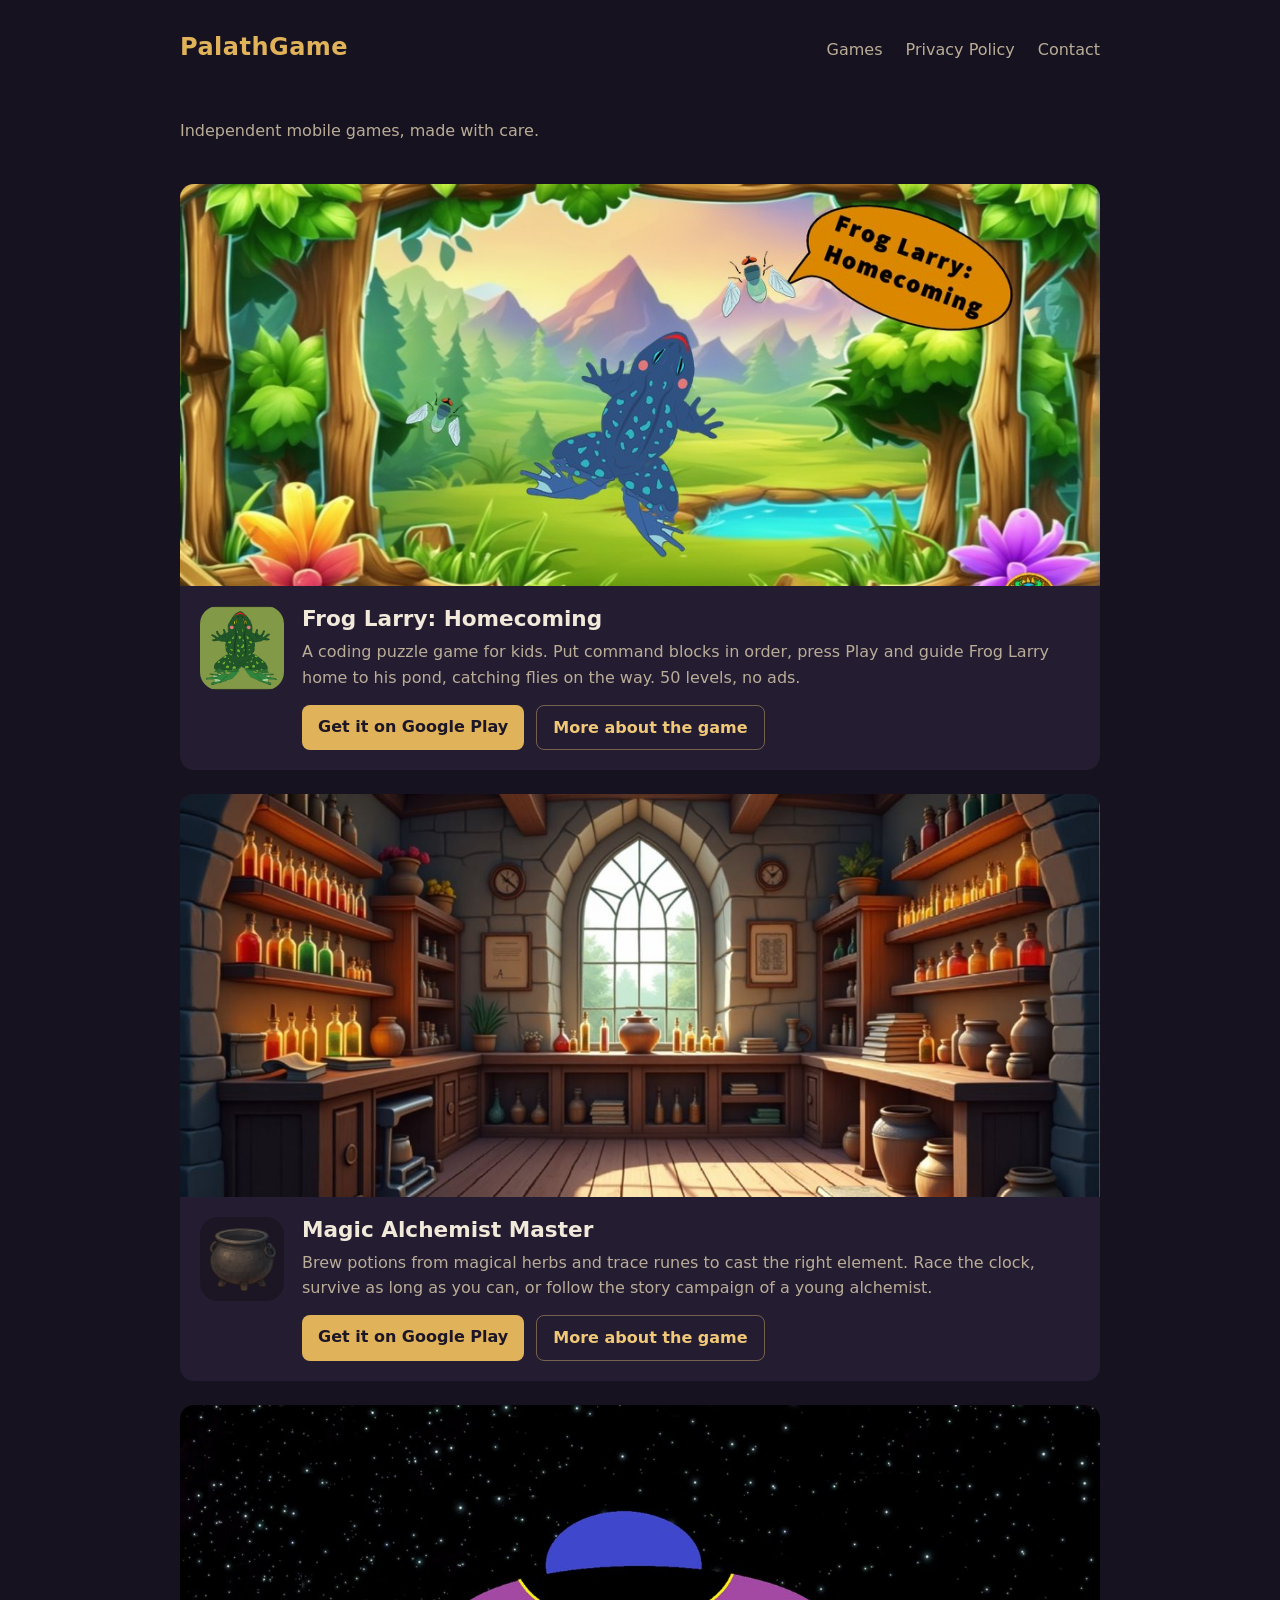
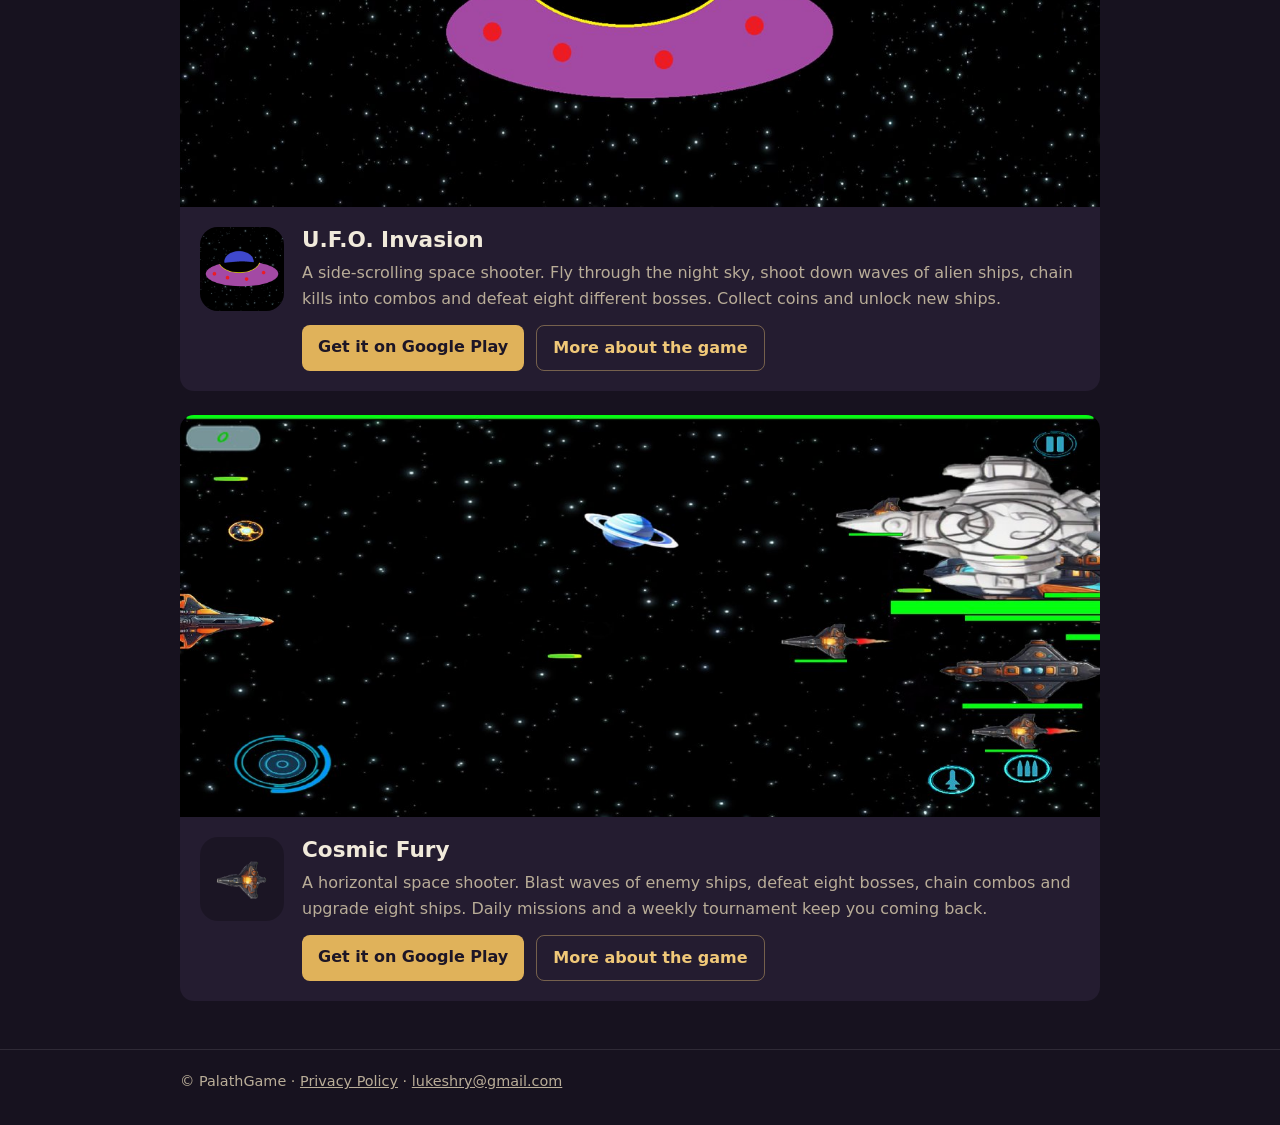
<file: index.html>
<!DOCTYPE html>
<html lang="en">
<head>
  <meta charset="utf-8">
  <meta name="viewport" content="width=device-width, initial-scale=1">
  <title>PalathGame – mobile games</title>
  <meta name="description" content="PalathGame is an independent developer of mobile games.">
  <link rel="icon" href="images/favicon.png">
  <link rel="stylesheet" href="style.css">
</head>
<body>
  <header class="site">
    <div class="wrap">
      <a class="brand" href="./">PalathGame</a>
      <nav>
        <a href="./">Games</a>
        <a href="privacy/">Privacy Policy</a>
        <a href="mailto:lukeshry@gmail.com">Contact</a>
      </nav>
    </div>
  </header>

  <main class="wrap">
    <p class="intro">Independent mobile games, made with care.</p>

    <section class="games">
      <!--
        New game: copy one <article class="game"> block and change the texts,
        images and links. Copy a page in games/ for its own description page,
        and add a section for it in privacy/index.html.
      -->
      <article class="game" id="frog-larry">
        <a class="cover" href="games/frog-larry/" style="background-image: url('images/frog-larry-bg.jpg')" aria-label="Frog Larry: Homecoming"></a>
        <div class="body">
          <img class="icon" src="images/frog-larry-icon.png" alt="Frog Larry icon">
          <div>
            <h2><a href="games/frog-larry/">Frog Larry: Homecoming</a></h2>
            <p>A coding puzzle game for kids. Put command blocks in order, press Play
              and guide Frog Larry home to his pond, catching flies on the way.
              50 levels, no ads.</p>
            <div class="links">
              <a class="button" href="https://play.google.com/store/apps/details?id=com.palathgame.FrogLarryhomecoming">Get it on Google Play</a>
              <a class="button ghost" href="games/frog-larry/">More about the game</a>
            </div>
          </div>
        </div>
      </article>

      <article class="game" id="magic-alchemist-master">
        <a class="cover" href="games/magic-alchemist-master/" style="background-image: url('images/magic-alchemist-master-bg.jpg')" aria-label="Magic Alchemist Master"></a>
        <div class="body">
          <img class="icon" src="images/magic-alchemist-master-icon.png" alt="Magic Alchemist Master icon">
          <div>
            <h2><a href="games/magic-alchemist-master/">Magic Alchemist Master</a></h2>
            <p>Brew potions from magical herbs and trace runes to cast the right element.
              Race the clock, survive as long as you can, or follow the story campaign
              of a young alchemist.</p>
            <div class="links">
              <a class="button" href="https://play.google.com/store/apps/details?id=com.PalAthGame.unity.MagicAlchemistMaster">Get it on Google Play</a>
              <a class="button ghost" href="games/magic-alchemist-master/">More about the game</a>
            </div>
          </div>
        </div>
      </article>

      <article class="game" id="ufo-invasion">
        <a class="cover" href="games/ufo-invasion/" style="background-image: url('images/ufo-invasion-bg.jpg')" aria-label="U.F.O. Invasion"></a>
        <div class="body">
          <img class="icon" src="images/ufo-invasion-icon.png" alt="U.F.O. Invasion icon">
          <div>
            <h2><a href="games/ufo-invasion/">U.F.O. Invasion</a></h2>
            <p>A side-scrolling space shooter. Fly through the night sky, shoot down waves
              of alien ships, chain kills into combos and defeat eight different bosses.
              Collect coins and unlock new ships.</p>
            <div class="links">
              <a class="button" href="https://play.google.com/store/apps/details?id=com.PalAthGame.unity.UFOInvasion">Get it on Google Play</a>
              <a class="button ghost" href="games/ufo-invasion/">More about the game</a>
            </div>
          </div>
        </div>
      </article>
      <article class="game" id="cosmic-fury">
        <a class="cover" href="games/cosmic-fury/" style="background-image: url('images/cosmic-fury-bg.jpg')" aria-label="Cosmic Fury"></a>
        <div class="body">
          <img class="icon" src="images/cosmic-fury-icon.png" alt="Cosmic Fury icon">
          <div>
            <h2><a href="games/cosmic-fury/">Cosmic Fury</a></h2>
            <p>A horizontal space shooter. Blast waves of enemy ships, defeat eight bosses,
              chain combos and upgrade eight ships. Daily missions and a weekly tournament
              keep you coming back.</p>
            <div class="links">
              <a class="button" href="https://play.google.com/store/apps/details?id=com.PalAthGame.unity.AstroFury">Get it on Google Play</a>
              <a class="button ghost" href="games/cosmic-fury/">More about the game</a>
            </div>
          </div>
        </div>
      </article>
    </section>
  </main>

  <footer class="site">
    <div class="wrap">
      © PalathGame · <a href="privacy/">Privacy Policy</a> · <a href="mailto:lukeshry@gmail.com">lukeshry@gmail.com</a>
    </div>
  </footer>
</body>
</html>
</file>
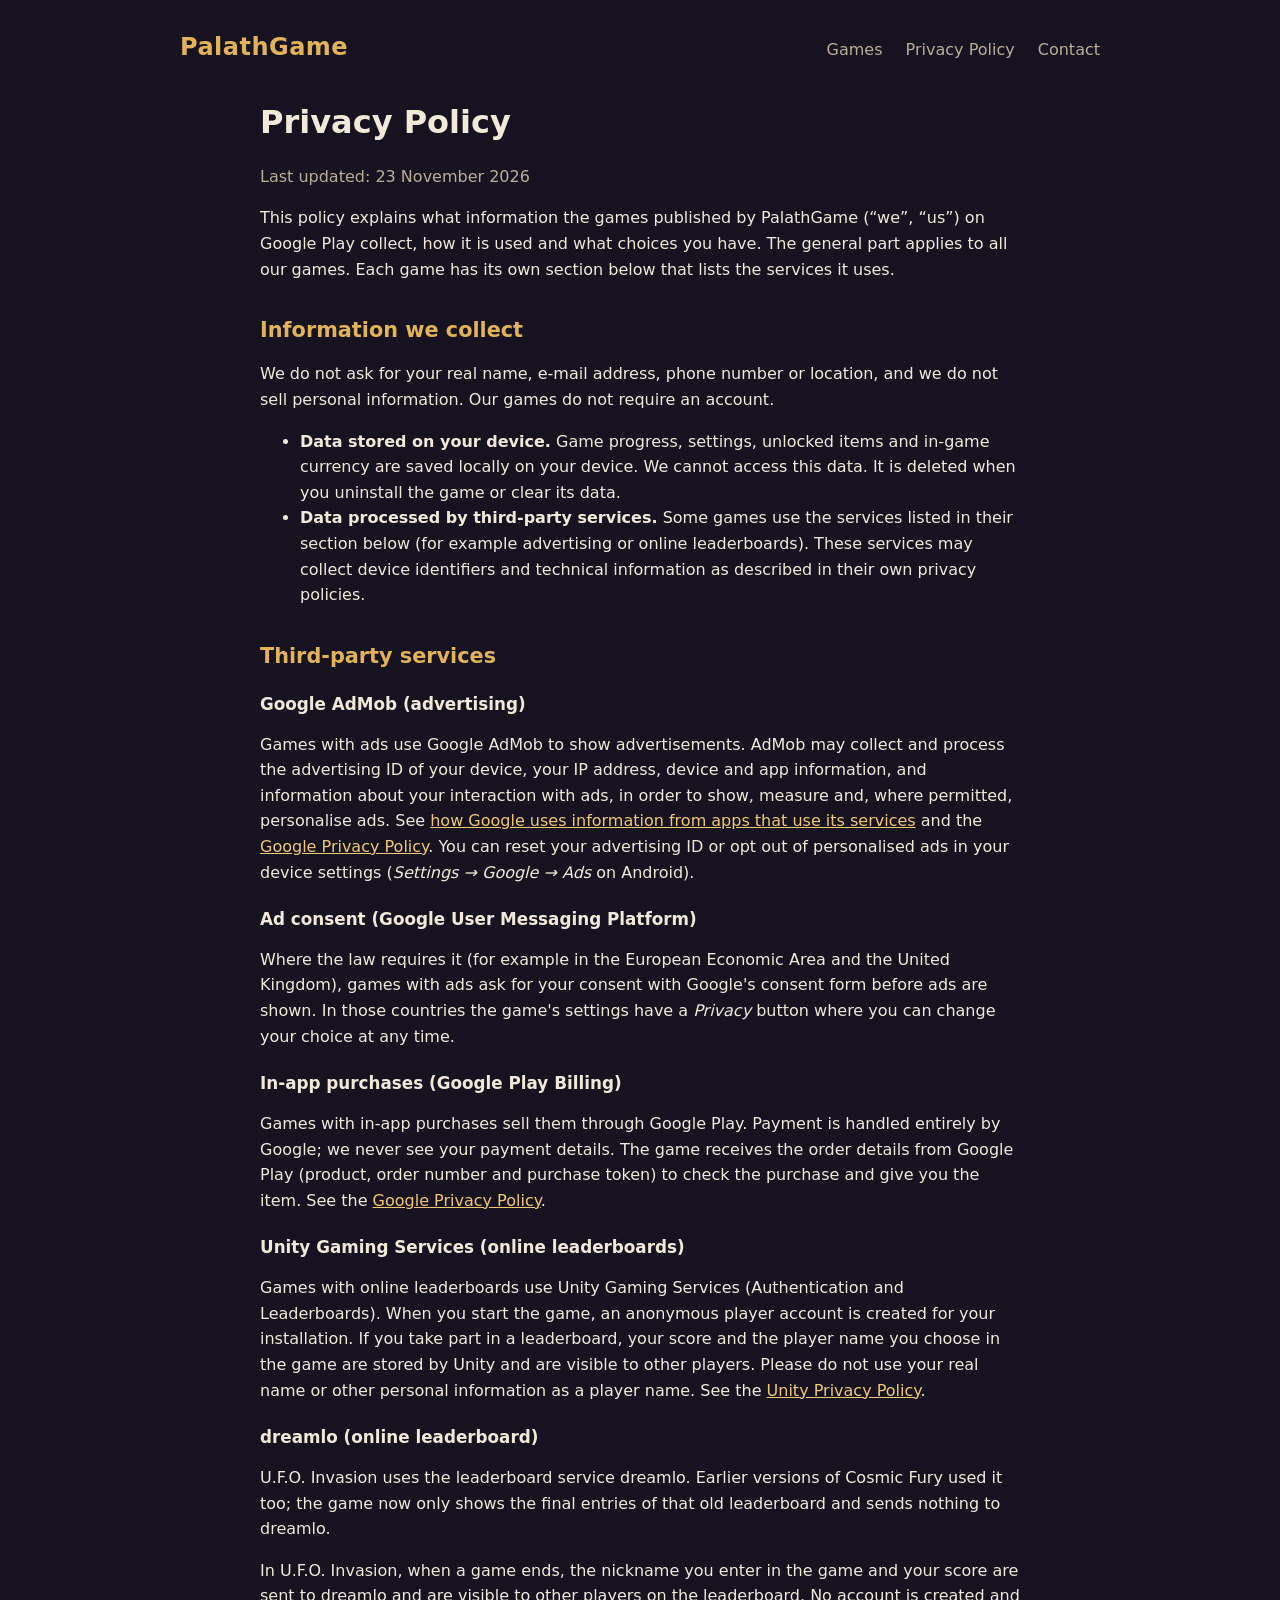
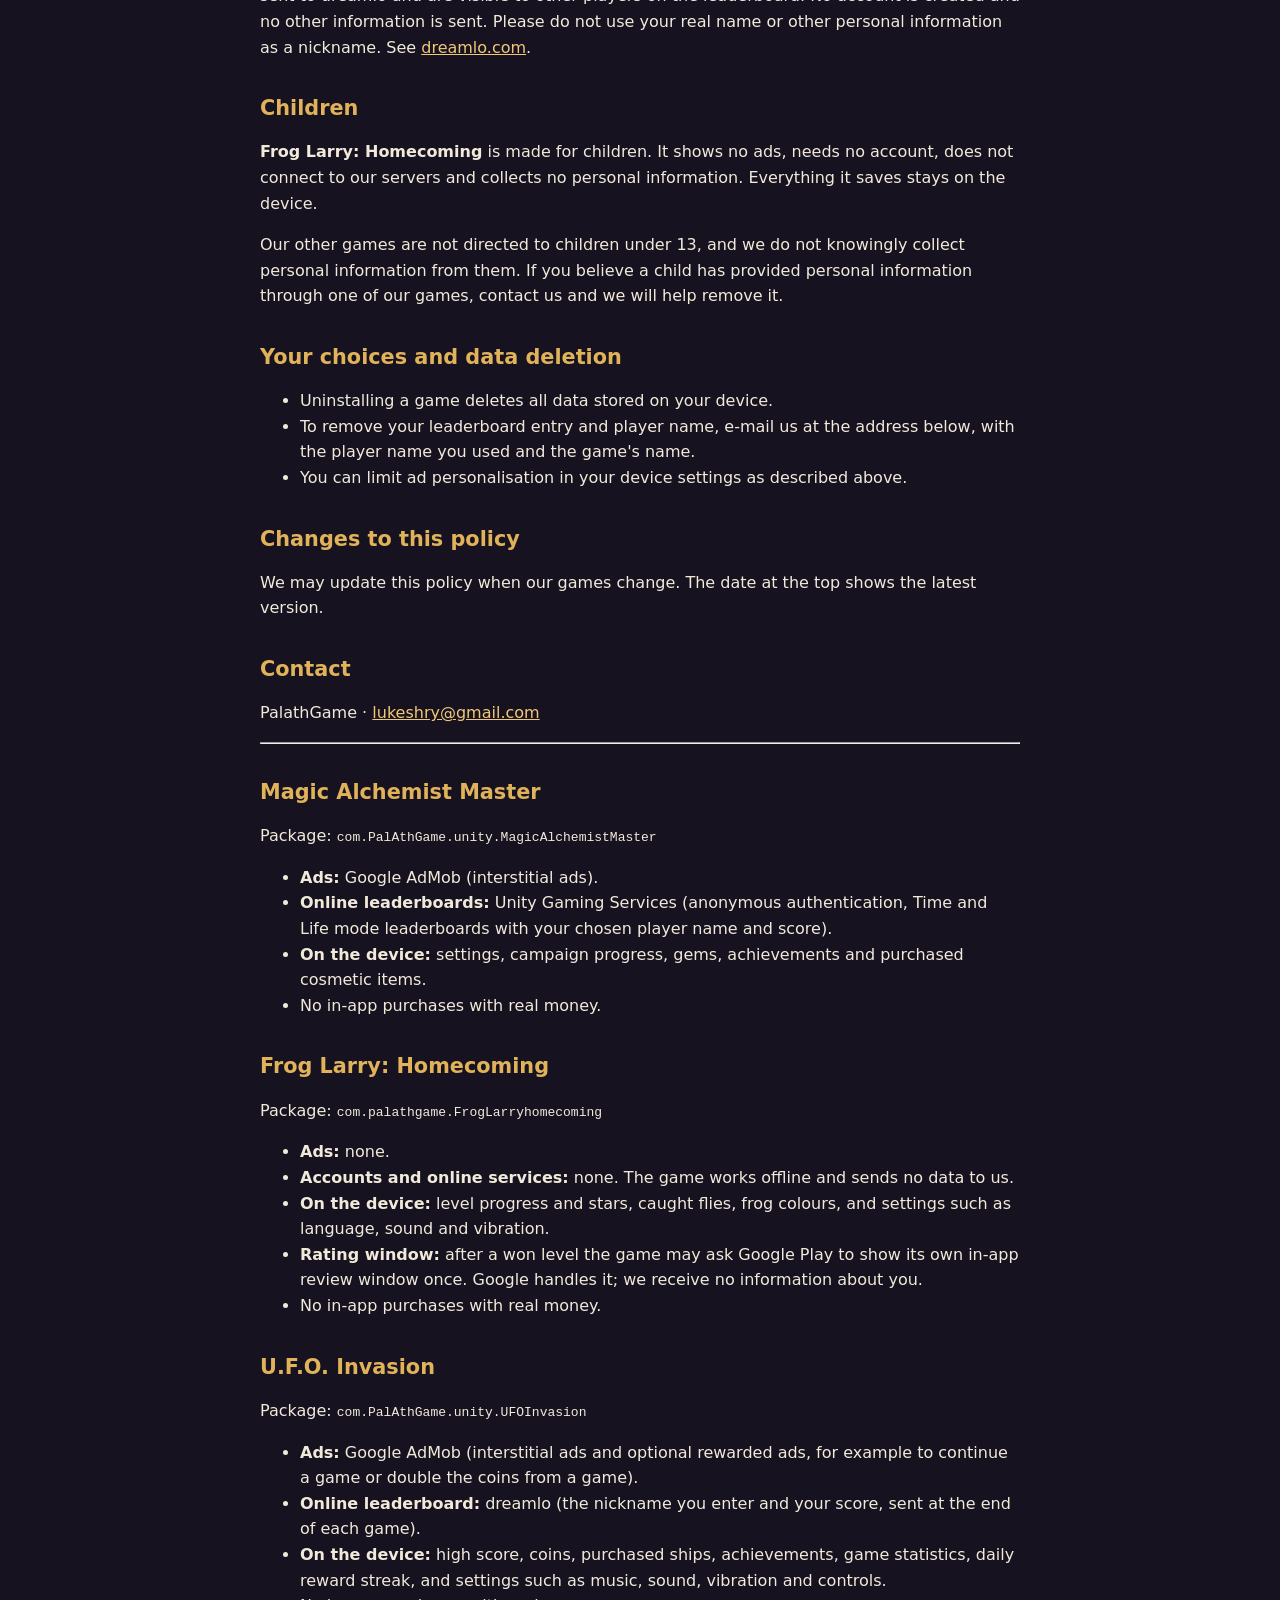
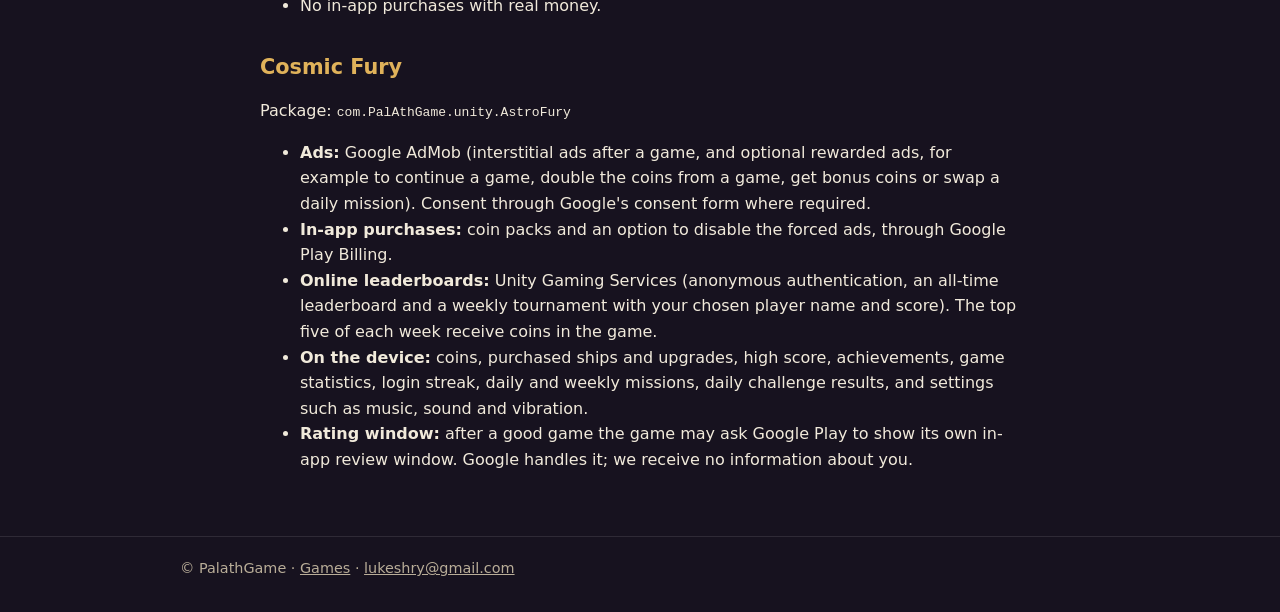
<file: privacy/index.html>
<!DOCTYPE html>
<html lang="en">
<head>
  <meta charset="utf-8">
  <meta name="viewport" content="width=device-width, initial-scale=1">
  <title>Privacy Policy – PalathGame</title>
  <link rel="icon" href="../images/favicon.png">
  <link rel="stylesheet" href="../style.css">
</head>
<body>
  <header class="site">
    <div class="wrap">
      <a class="brand" href="../">PalathGame</a>
      <nav>
        <a href="../">Games</a>
        <a href="./">Privacy Policy</a>
        <a href="mailto:lukeshry@gmail.com">Contact</a>
      </nav>
    </div>
  </header>

  <main class="wrap doc">
    <h1>Privacy Policy</h1>
    <p class="updated">Last updated: 23 November 2026</p>

    <p>This policy explains what information the games published by PalathGame
      (“we”, “us”) on Google Play collect, how it is used and what choices you have.
      The general part applies to all our games. Each game has its own section below
      that lists the services it uses.</p>

    <h2>Information we collect</h2>
    <p>We do not ask for your real name, e-mail address, phone number or location, and we
      do not sell personal information. Our games do not require an account.</p>
    <ul>
      <li><strong>Data stored on your device.</strong> Game progress, settings, unlocked
        items and in-game currency are saved locally on your device. We cannot access this
        data. It is deleted when you uninstall the game or clear its data.</li>
      <li><strong>Data processed by third-party services.</strong> Some games use the
        services listed in their section below (for example advertising or online
        leaderboards). These services may collect device identifiers and technical
        information as described in their own privacy policies.</li>
    </ul>

    <h2>Third-party services</h2>
    <h3>Google AdMob (advertising)</h3>
    <p>Games with ads use Google AdMob to show advertisements. AdMob may collect and
      process the advertising ID of your device, your IP address, device and app
      information, and information about your interaction with ads, in order to show,
      measure and, where permitted, personalise ads.
      See <a href="https://policies.google.com/technologies/ads">how Google uses information
      from apps that use its services</a> and the
      <a href="https://policies.google.com/privacy">Google Privacy Policy</a>.
      You can reset your advertising ID or opt out of personalised ads in your device
      settings (<em>Settings → Google → Ads</em> on Android).</p>

    <h3>Ad consent (Google User Messaging Platform)</h3>
    <p>Where the law requires it (for example in the European Economic Area and the United
      Kingdom), games with ads ask for your consent with Google's consent form before ads
      are shown. In those countries the game's settings have a <em>Privacy</em> button where
      you can change your choice at any time.</p>

    <h3>In-app purchases (Google Play Billing)</h3>
    <p>Games with in-app purchases sell them through Google Play. Payment is handled entirely
      by Google; we never see your payment details. The game receives the order details from
      Google Play (product, order number and purchase token) to check the purchase and give
      you the item. See the <a href="https://policies.google.com/privacy">Google Privacy Policy</a>.</p>

    <h3>Unity Gaming Services (online leaderboards)</h3>
    <p>Games with online leaderboards use Unity Gaming Services (Authentication and
      Leaderboards). When you start the game, an anonymous player account is created
      for your installation. If you take part in a leaderboard, your score and the player
      name you choose in the game are stored by Unity and are visible to other players.
      Please do not use your real name or other personal information as a player name.
      See the <a href="https://unity.com/legal/privacy-policy">Unity Privacy Policy</a>.</p>

    <h3>dreamlo (online leaderboard)</h3>
    <p>U.F.O. Invasion uses the leaderboard service dreamlo. Earlier versions of Cosmic Fury
      used it too; the game now only shows the final entries of that old leaderboard and
      sends nothing to dreamlo.</p>
    <p>In U.F.O. Invasion, when a game ends, the
      nickname you enter in the game and your score are sent to dreamlo and are visible
      to other players on the leaderboard. No account is created and no other information
      is sent. Please do not use your real name or other personal information as a
      nickname. See <a href="https://dreamlo.com">dreamlo.com</a>.</p>

    <h2>Children</h2>
    <p><strong>Frog Larry: Homecoming</strong> is made for children. It shows no ads,
      needs no account, does not connect to our servers and collects no personal
      information. Everything it saves stays on the device.</p>
    <p>Our other games are not directed to children under 13, and we do not knowingly
      collect personal information from them. If you believe a child has provided personal
      information through one of our games, contact us and we will help remove it.</p>

    <h2>Your choices and data deletion</h2>
    <ul>
      <li>Uninstalling a game deletes all data stored on your device.</li>
      <li>To remove your leaderboard entry and player name, e-mail us at the address
        below, with the player name you used and the game's name.</li>
      <li>You can limit ad personalisation in your device settings as described above.</li>
    </ul>

    <h2>Changes to this policy</h2>
    <p>We may update this policy when our games change. The date at the top shows the
      latest version.</p>

    <h2>Contact</h2>
    <p>PalathGame · <a href="mailto:lukeshry@gmail.com">lukeshry@gmail.com</a></p>

    <hr>

    <h2 id="magic-alchemist-master">Magic Alchemist Master</h2>
    <p>Package: <code>com.PalAthGame.unity.MagicAlchemistMaster</code></p>
    <ul>
      <li><strong>Ads:</strong> Google AdMob (interstitial ads).</li>
      <li><strong>Online leaderboards:</strong> Unity Gaming Services (anonymous
        authentication, Time and Life mode leaderboards with your chosen player name and score).</li>
      <li><strong>On the device:</strong> settings, campaign progress, gems, achievements and
        purchased cosmetic items.</li>
      <li>No in-app purchases with real money.</li>
    </ul>

    <h2 id="frog-larry">Frog Larry: Homecoming</h2>
    <p>Package: <code>com.palathgame.FrogLarryhomecoming</code></p>
    <ul>
      <li><strong>Ads:</strong> none.</li>
      <li><strong>Accounts and online services:</strong> none. The game works offline and
        sends no data to us.</li>
      <li><strong>On the device:</strong> level progress and stars, caught flies, frog
        colours, and settings such as language, sound and vibration.</li>
      <li><strong>Rating window:</strong> after a won level the game may ask Google Play
        to show its own in-app review window once. Google handles it; we receive no
        information about you.</li>
      <li>No in-app purchases with real money.</li>
    </ul>

    <h2 id="ufo-invasion">U.F.O. Invasion</h2>
    <p>Package: <code>com.PalAthGame.unity.UFOInvasion</code></p>
    <ul>
      <li><strong>Ads:</strong> Google AdMob (interstitial ads and optional rewarded ads,
        for example to continue a game or double the coins from a game).</li>
      <li><strong>Online leaderboard:</strong> dreamlo (the nickname you enter and your score,
        sent at the end of each game).</li>
      <li><strong>On the device:</strong> high score, coins, purchased ships, achievements,
        game statistics, daily reward streak, and settings such as music, sound, vibration
        and controls.</li>
      <li>No in-app purchases with real money.</li>
    </ul>

    <h2 id="cosmic-fury">Cosmic Fury</h2>
    <p>Package: <code>com.PalAthGame.unity.AstroFury</code></p>
    <ul>
      <li><strong>Ads:</strong> Google AdMob (interstitial ads after a game, and optional
        rewarded ads, for example to continue a game, double the coins from a game, get bonus
        coins or swap a daily mission). Consent through Google's consent form where required.</li>
      <li><strong>In-app purchases:</strong> coin packs and an option to disable the forced
        ads, through Google Play Billing.</li>
      <li><strong>Online leaderboards:</strong> Unity Gaming Services (anonymous
        authentication, an all-time leaderboard and a weekly tournament with your chosen
        player name and score). The top five of each week receive coins in the game.</li>
      <li><strong>On the device:</strong> coins, purchased ships and upgrades, high score,
        achievements, game statistics, login streak, daily and weekly missions, daily
        challenge results, and settings such as music, sound and vibration.</li>
      <li><strong>Rating window:</strong> after a good game the game may ask Google Play to
        show its own in-app review window. Google handles it; we receive no information
        about you.</li>
    </ul>

    <!--
      New game: add a section like the one above, with its own id,
      and link to it from the game's card on the home page.
    -->
  </main>

  <footer class="site">
    <div class="wrap">
      © PalathGame · <a href="../">Games</a> · <a href="mailto:lukeshry@gmail.com">lukeshry@gmail.com</a>
    </div>
  </footer>
</body>
</html>
</file>
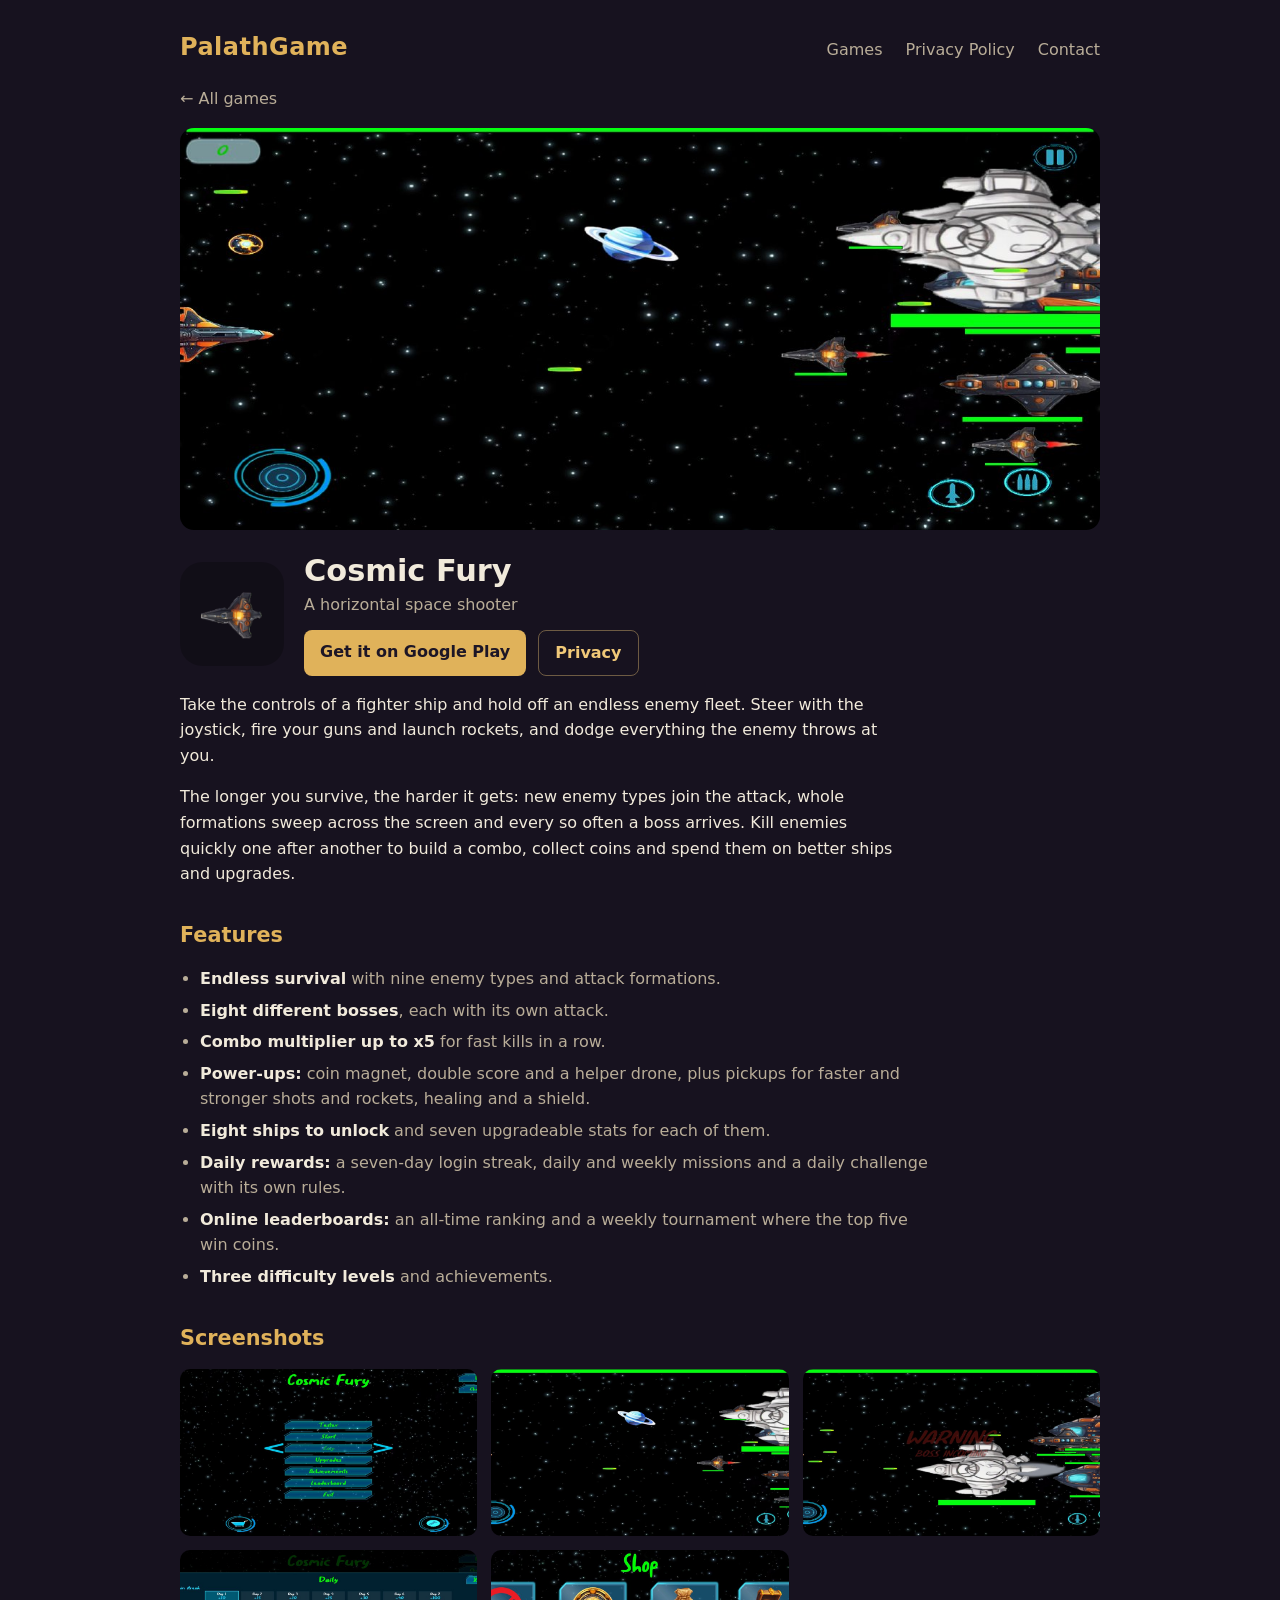
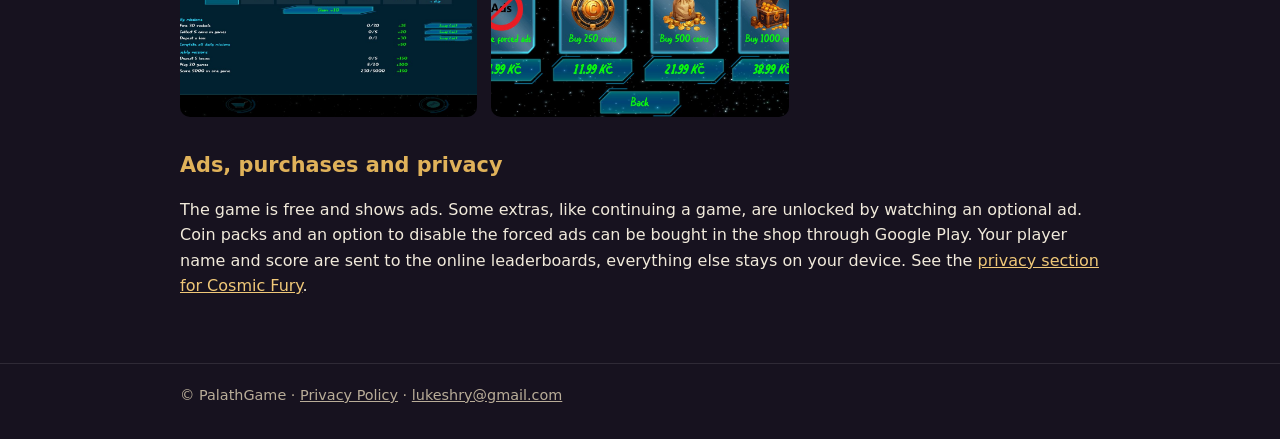
<file: games/cosmic-fury/index.html>
<!DOCTYPE html>
<html lang="en">
<head>
  <meta charset="utf-8">
  <meta name="viewport" content="width=device-width, initial-scale=1">
  <title>Cosmic Fury – PalathGame</title>
  <meta name="description" content="A horizontal space shooter: blast waves of enemy ships, defeat eight bosses, upgrade eight ships and compete in the weekly tournament.">
  <link rel="icon" href="../../images/favicon.png">
  <link rel="stylesheet" href="../../style.css">
</head>
<body>
  <header class="site">
    <div class="wrap">
      <a class="brand" href="../../">PalathGame</a>
      <nav>
        <a href="../../">Games</a>
        <a href="../../privacy/">Privacy Policy</a>
        <a href="mailto:lukeshry@gmail.com">Contact</a>
      </nav>
    </div>
  </header>

  <main class="wrap game-page">
    <a class="back" href="../../">← All games</a>

    <div class="hero" style="background-image: url('../../images/cosmic-fury-bg.jpg')"></div>

    <div class="title-row">
      <img class="icon" src="../../images/cosmic-fury-icon.png" alt="Cosmic Fury icon">
      <div>
        <h1>Cosmic Fury</h1>
        <p class="tagline">A horizontal space shooter</p>
        <div class="links">
          <a class="button" href="https://play.google.com/store/apps/details?id=com.PalAthGame.unity.AstroFury">Get it on Google Play</a>
          <a class="button ghost" href="../../privacy/#cosmic-fury">Privacy</a>
        </div>
      </div>
    </div>

    <section class="about">
      <p>Take the controls of a fighter ship and hold off an endless enemy fleet. Steer with
        the joystick, fire your guns and launch rockets, and dodge everything the enemy
        throws at you.</p>
      <p>The longer you survive, the harder it gets: new enemy types join the attack, whole
        formations sweep across the screen and every so often a boss arrives. Kill enemies
        quickly one after another to build a combo, collect coins and spend them on better
        ships and upgrades.</p>
    </section>

    <section>
      <h2>Features</h2>
      <ul class="features">
        <li><strong>Endless survival</strong> with nine enemy types and attack formations.</li>
        <li><strong>Eight different bosses</strong>, each with its own attack.</li>
        <li><strong>Combo multiplier up to x5</strong> for fast kills in a row.</li>
        <li><strong>Power-ups:</strong> coin magnet, double score and a helper drone, plus pickups for faster and stronger shots and rockets, healing and a shield.</li>
        <li><strong>Eight ships to unlock</strong> and seven upgradeable stats for each of them.</li>
        <li><strong>Daily rewards:</strong> a seven-day login streak, daily and weekly missions and a daily challenge with its own rules.</li>
        <li><strong>Online leaderboards:</strong> an all-time ranking and a weekly tournament where the top five win coins.</li>
        <li><strong>Three difficulty levels</strong> and achievements.</li>
      </ul>
    </section>

    <section>
      <h2>Screenshots</h2>
      <div class="gallery">
        <a href="../../images/cosmic-fury/1-menu.jpg"><img src="../../images/cosmic-fury/1-menu.jpg" alt="Main menu" loading="lazy"></a>
        <a href="../../images/cosmic-fury/2-battle.jpg"><img src="../../images/cosmic-fury/2-battle.jpg" alt="Fighting a wave of enemy ships" loading="lazy"></a>
        <a href="../../images/cosmic-fury/3-boss-warning.jpg"><img src="../../images/cosmic-fury/3-boss-warning.jpg" alt="Boss incoming warning" loading="lazy"></a>
        <a href="../../images/cosmic-fury/4-daily.jpg"><img src="../../images/cosmic-fury/4-daily.jpg" alt="Daily login streak and missions" loading="lazy"></a>
        <a href="../../images/cosmic-fury/5-shop.jpg"><img src="../../images/cosmic-fury/5-shop.jpg" alt="Shop with coin packs" loading="lazy"></a>
      </div>
    </section>

    <section>
      <h2>Ads, purchases and privacy</h2>
      <p>The game is free and shows ads. Some extras, like continuing a game, are unlocked by
        watching an optional ad. Coin packs and an option to disable the forced ads can be
        bought in the shop through Google Play. Your player name and score are sent to the
        online leaderboards, everything else stays on your device. See the
        <a href="../../privacy/#cosmic-fury">privacy section for Cosmic Fury</a>.</p>
    </section>
  </main>

  <footer class="site">
    <div class="wrap">
      © PalathGame · <a href="../../privacy/">Privacy Policy</a> · <a href="mailto:lukeshry@gmail.com">lukeshry@gmail.com</a>
    </div>
  </footer>
</body>
</html>
</file>
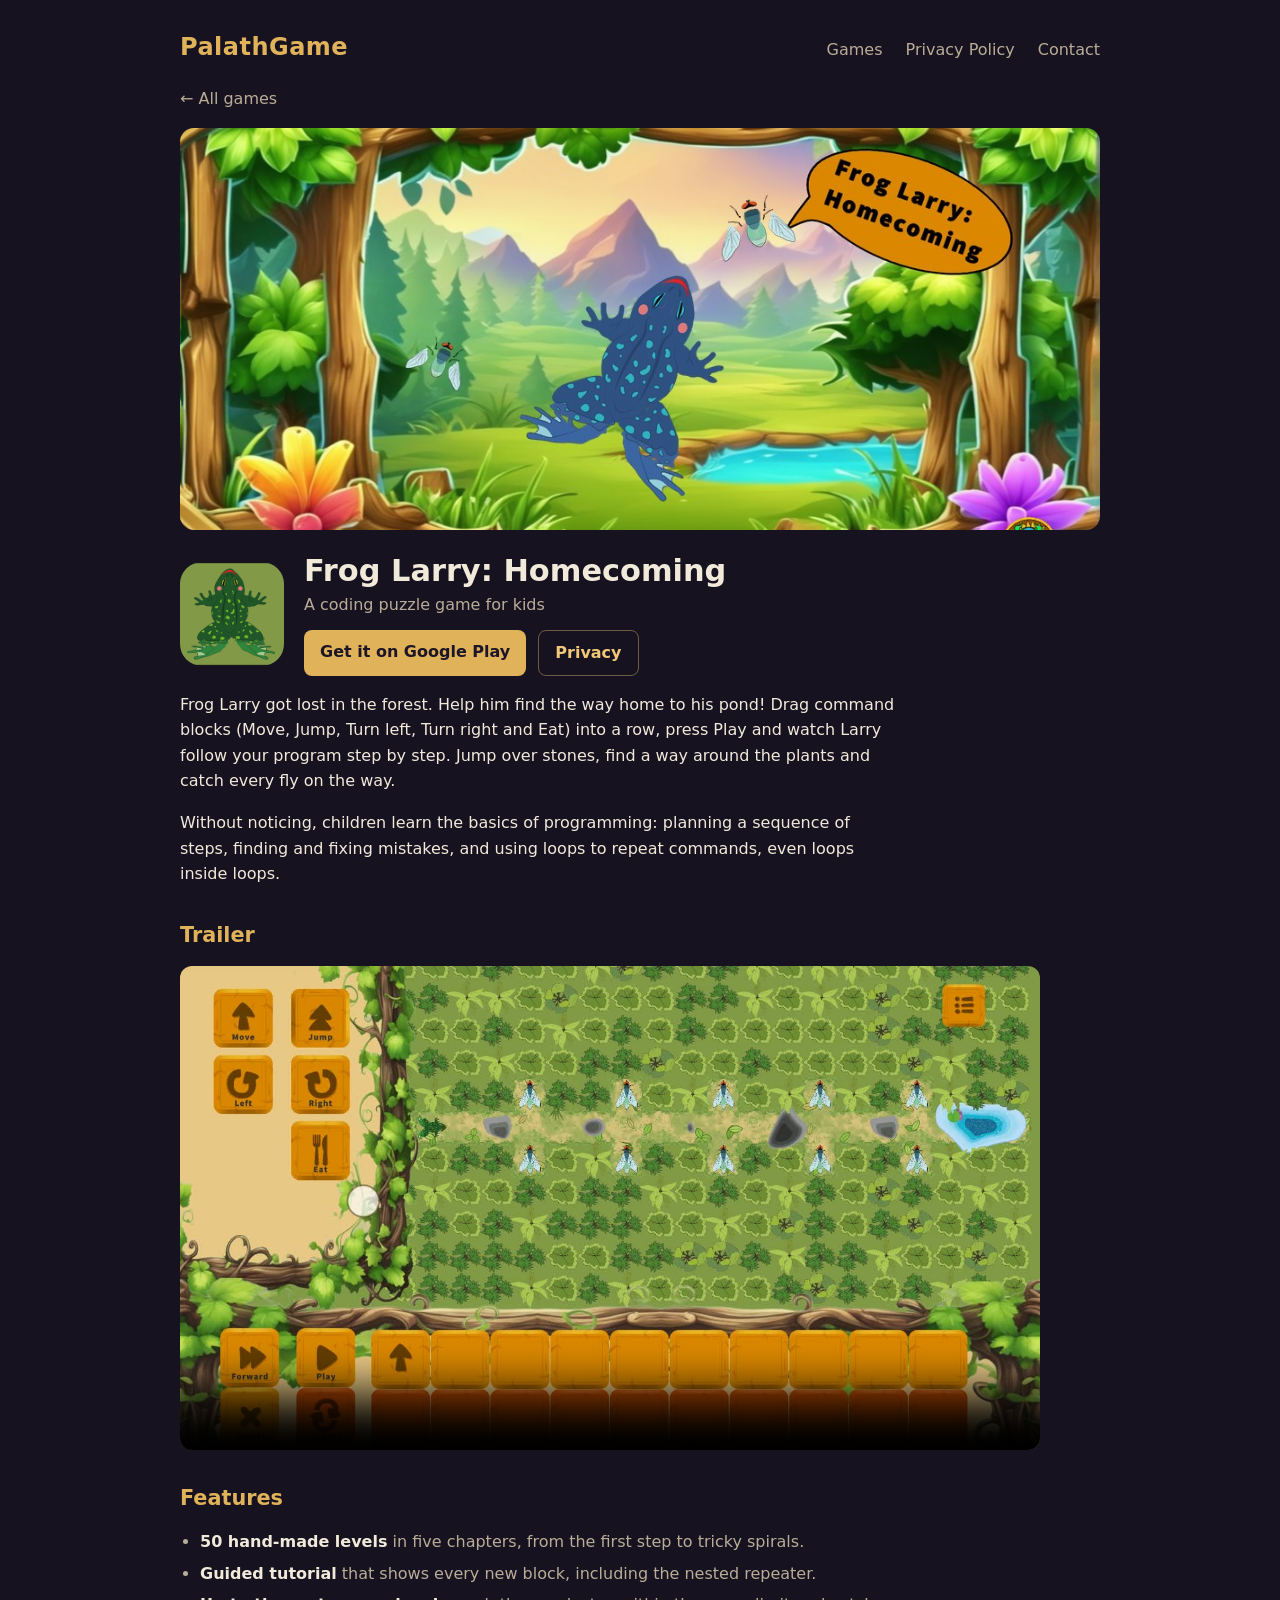
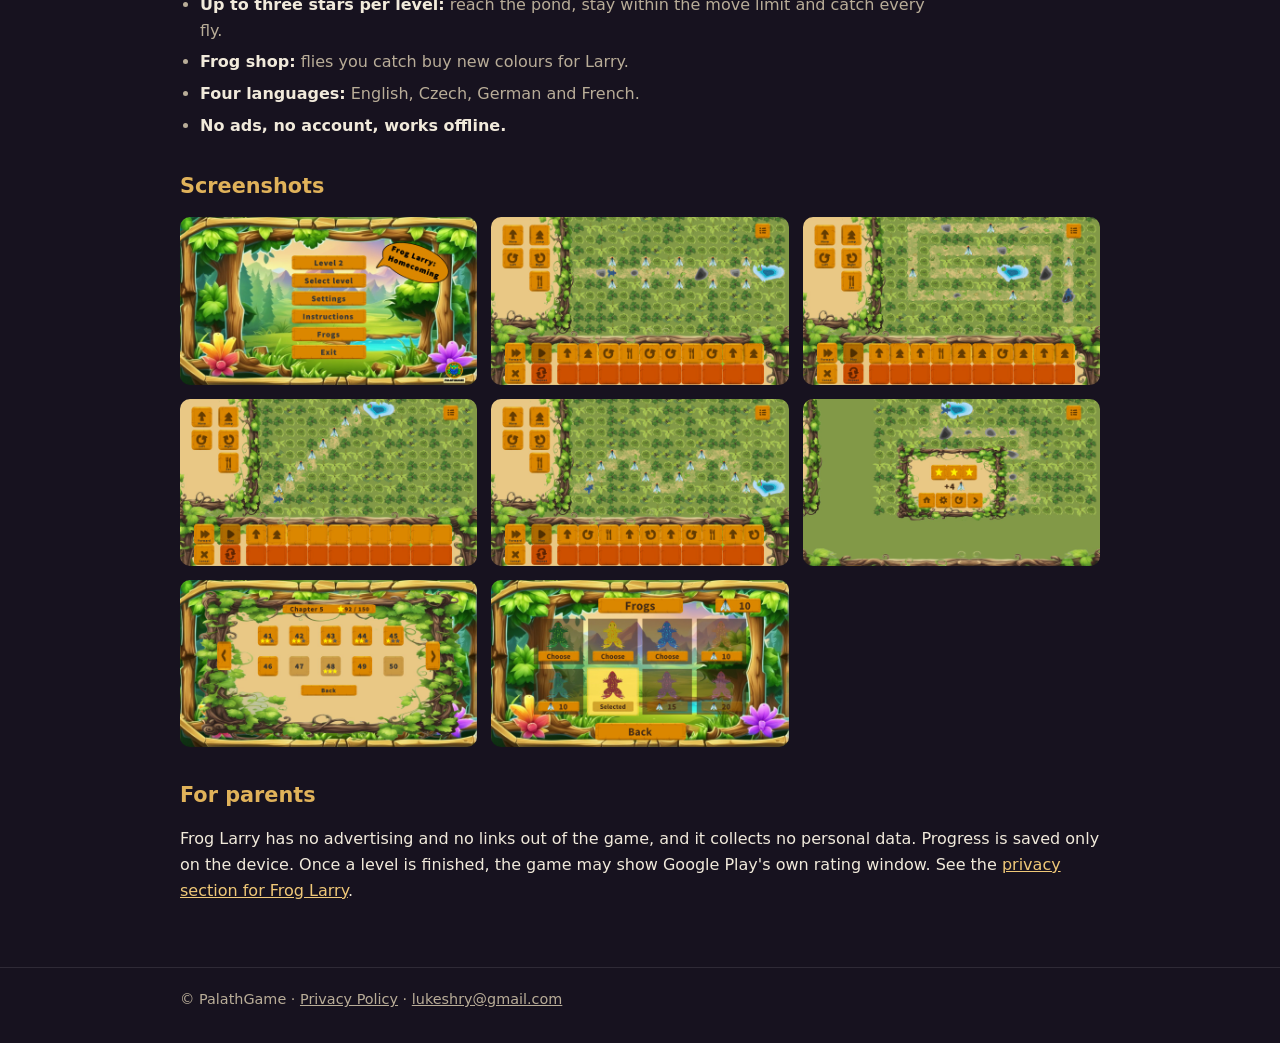
<file: games/frog-larry/index.html>
<!DOCTYPE html>
<html lang="en">
<head>
  <meta charset="utf-8">
  <meta name="viewport" content="width=device-width, initial-scale=1">
  <title>Frog Larry: Homecoming – PalathGame</title>
  <meta name="description" content="A coding puzzle game for kids: put command blocks in order and guide Frog Larry home to his pond. No ads, works offline.">
  <link rel="icon" href="../../images/favicon.png">
  <link rel="stylesheet" href="../../style.css">
</head>
<body>
  <header class="site">
    <div class="wrap">
      <a class="brand" href="../../">PalathGame</a>
      <nav>
        <a href="../../">Games</a>
        <a href="../../privacy/">Privacy Policy</a>
        <a href="mailto:lukeshry@gmail.com">Contact</a>
      </nav>
    </div>
  </header>

  <main class="wrap game-page">
    <a class="back" href="../../">← All games</a>

    <div class="hero" style="background-image: url('../../images/frog-larry-bg.jpg')"></div>

    <div class="title-row">
      <img class="icon" src="../../images/frog-larry-icon.png" alt="Frog Larry icon">
      <div>
        <h1>Frog Larry: Homecoming</h1>
        <p class="tagline">A coding puzzle game for kids</p>
        <div class="links">
          <a class="button" href="https://play.google.com/store/apps/details?id=com.palathgame.FrogLarryhomecoming">Get it on Google Play</a>
          <a class="button ghost" href="../../privacy/#frog-larry">Privacy</a>
        </div>
      </div>
    </div>

    <section class="about">
      <p>Frog Larry got lost in the forest. Help him find the way home to his pond!
        Drag command blocks (Move, Jump, Turn left, Turn right and Eat) into a row,
        press Play and watch Larry follow your program step by step. Jump over stones,
        find a way around the plants and catch every fly on the way.</p>
      <p>Without noticing, children learn the basics of programming: planning a
        sequence of steps, finding and fixing mistakes, and using loops to repeat
        commands, even loops inside loops.</p>
    </section>

    <section>
      <h2>Trailer</h2>
      <video class="trailer" controls preload="none" poster="../../images/frog-larry/trailer-poster.jpg">
        <source src="../../images/frog-larry/trailer.mp4" type="video/mp4">
      </video>
    </section>

    <section>
      <h2>Features</h2>
      <ul class="features">
        <li><strong>50 hand-made levels</strong> in five chapters, from the first step to tricky spirals.</li>
        <li><strong>Guided tutorial</strong> that shows every new block, including the nested repeater.</li>
        <li><strong>Up to three stars per level:</strong> reach the pond, stay within the move limit and catch every fly.</li>
        <li><strong>Frog shop:</strong> flies you catch buy new colours for Larry.</li>
        <li><strong>Four languages:</strong> English, Czech, German and French.</li>
        <li><strong>No ads, no account, works offline.</strong></li>
      </ul>
    </section>

    <section>
      <h2>Screenshots</h2>
      <div class="gallery">
        <a href="../../images/frog-larry/1-menu.jpg"><img src="../../images/frog-larry/1-menu.jpg" alt="Main menu" loading="lazy"></a>
        <a href="../../images/frog-larry/2-flies.jpg"><img src="../../images/frog-larry/2-flies.jpg" alt="A level full of flies with a program in the slots" loading="lazy"></a>
        <a href="../../images/frog-larry/3-spiral.jpg"><img src="../../images/frog-larry/3-spiral.jpg" alt="A spiral level with stones" loading="lazy"></a>
        <a href="../../images/frog-larry/4-bump.jpg"><img src="../../images/frog-larry/4-bump.jpg" alt="Larry bumps into a plant and sees stars" loading="lazy"></a>
        <a href="../../images/frog-larry/5-hill.jpg"><img src="../../images/frog-larry/5-hill.jpg" alt="Larry eating flies on a winding path" loading="lazy"></a>
        <a href="../../images/frog-larry/6-three-stars.jpg"><img src="../../images/frog-larry/6-three-stars.jpg" alt="Level finished with three stars" loading="lazy"></a>
        <a href="../../images/frog-larry/7-chapters.jpg"><img src="../../images/frog-larry/7-chapters.jpg" alt="Level select with chapters and stars" loading="lazy"></a>
        <a href="../../images/frog-larry/8-frog-shop.jpg"><img src="../../images/frog-larry/8-frog-shop.jpg" alt="Frog shop with colourful frogs" loading="lazy"></a>
      </div>
    </section>

    <section>
      <h2>For parents</h2>
      <p>Frog Larry has no advertising and no links out of the game, and it collects no
        personal data. Progress is saved only on the device. Once a level is finished,
        the game may show Google Play's own rating window. See the
        <a href="../../privacy/#frog-larry">privacy section for Frog Larry</a>.</p>
    </section>
  </main>

  <footer class="site">
    <div class="wrap">
      © PalathGame · <a href="../../privacy/">Privacy Policy</a> · <a href="mailto:lukeshry@gmail.com">lukeshry@gmail.com</a>
    </div>
  </footer>
</body>
</html>
</file>
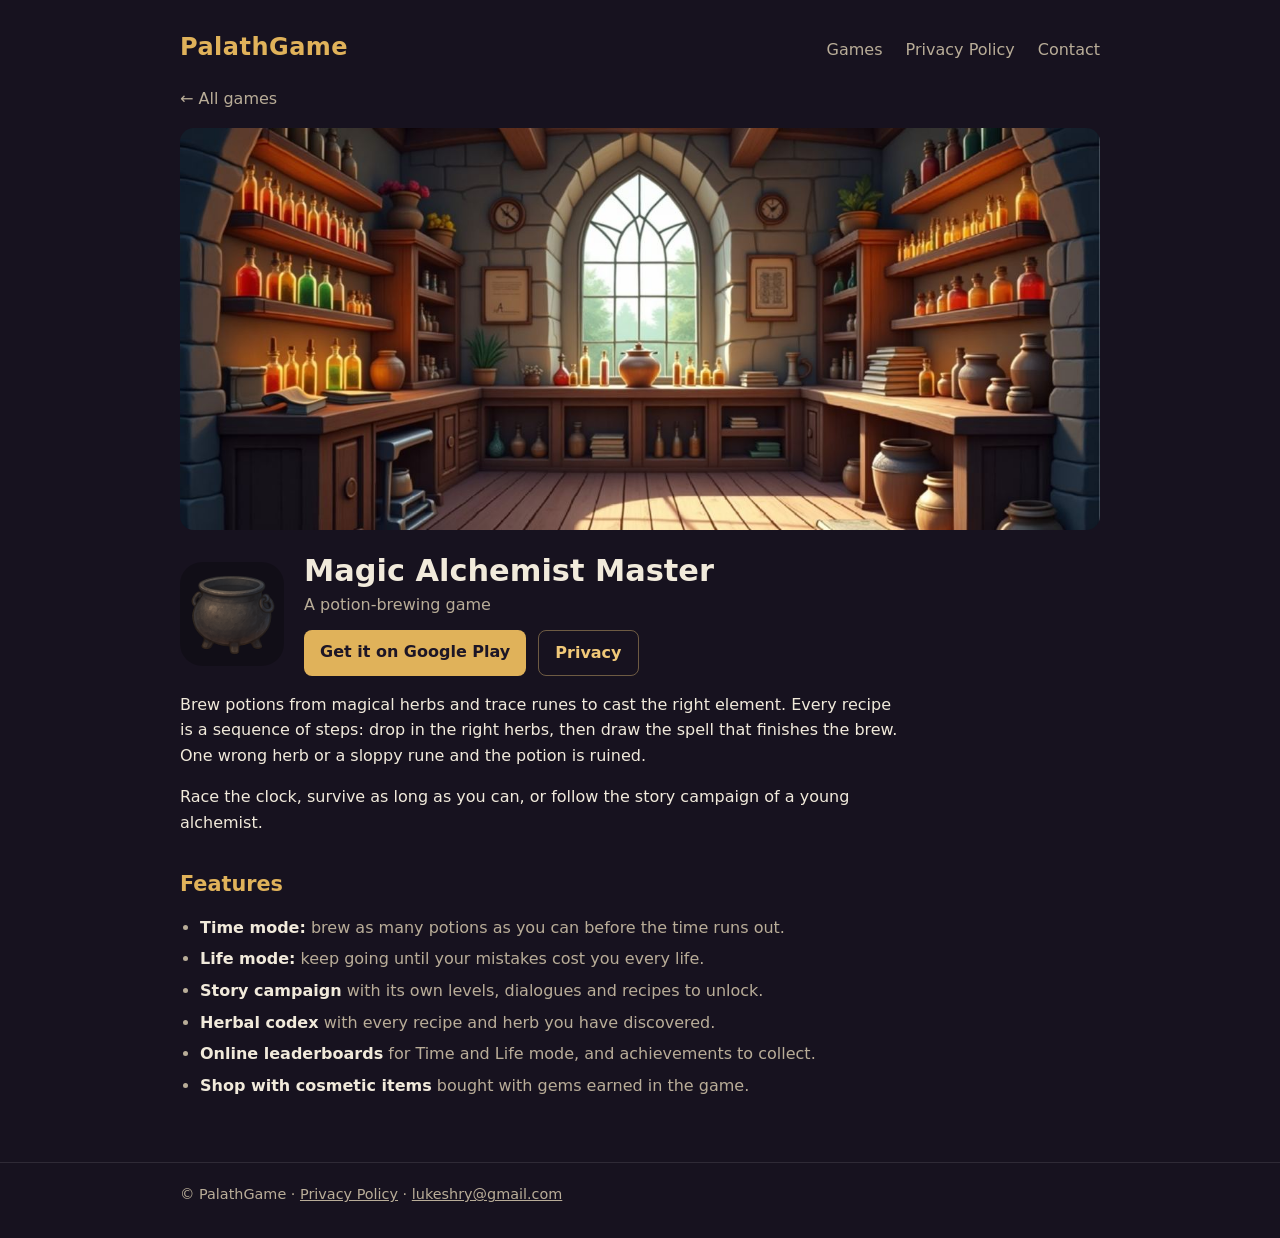
<file: games/magic-alchemist-master/index.html>
<!DOCTYPE html>
<html lang="en">
<head>
  <meta charset="utf-8">
  <meta name="viewport" content="width=device-width, initial-scale=1">
  <title>Magic Alchemist Master – PalathGame</title>
  <meta name="description" content="Brew potions from magical herbs and trace runes to cast the right element. Time mode, Life mode and a story campaign.">
  <link rel="icon" href="../../images/favicon.png">
  <link rel="stylesheet" href="../../style.css">
</head>
<body>
  <header class="site">
    <div class="wrap">
      <a class="brand" href="../../">PalathGame</a>
      <nav>
        <a href="../../">Games</a>
        <a href="../../privacy/">Privacy Policy</a>
        <a href="mailto:lukeshry@gmail.com">Contact</a>
      </nav>
    </div>
  </header>

  <main class="wrap game-page">
    <a class="back" href="../../">← All games</a>

    <div class="hero" style="background-image: url('../../images/magic-alchemist-master-bg.jpg')"></div>

    <div class="title-row">
      <img class="icon" src="../../images/magic-alchemist-master-icon.png" alt="Magic Alchemist Master icon">
      <div>
        <h1>Magic Alchemist Master</h1>
        <p class="tagline">A potion-brewing game</p>
        <div class="links">
          <a class="button" href="https://play.google.com/store/apps/details?id=com.PalAthGame.unity.MagicAlchemistMaster">Get it on Google Play</a>
          <a class="button ghost" href="../../privacy/#magic-alchemist-master">Privacy</a>
        </div>
      </div>
    </div>

    <section class="about">
      <p>Brew potions from magical herbs and trace runes to cast the right element.
        Every recipe is a sequence of steps: drop in the right herbs, then draw the spell
        that finishes the brew. One wrong herb or a sloppy rune and the potion is ruined.</p>
      <p>Race the clock, survive as long as you can, or follow the story campaign
        of a young alchemist.</p>
    </section>

    <section>
      <h2>Features</h2>
      <ul class="features">
        <li><strong>Time mode:</strong> brew as many potions as you can before the time runs out.</li>
        <li><strong>Life mode:</strong> keep going until your mistakes cost you every life.</li>
        <li><strong>Story campaign</strong> with its own levels, dialogues and recipes to unlock.</li>
        <li><strong>Herbal codex</strong> with every recipe and herb you have discovered.</li>
        <li><strong>Online leaderboards</strong> for Time and Life mode, and achievements to collect.</li>
        <li><strong>Shop with cosmetic items</strong> bought with gems earned in the game.</li>
      </ul>
    </section>
  </main>

  <footer class="site">
    <div class="wrap">
      © PalathGame · <a href="../../privacy/">Privacy Policy</a> · <a href="mailto:lukeshry@gmail.com">lukeshry@gmail.com</a>
    </div>
  </footer>
</body>
</html>
</file>
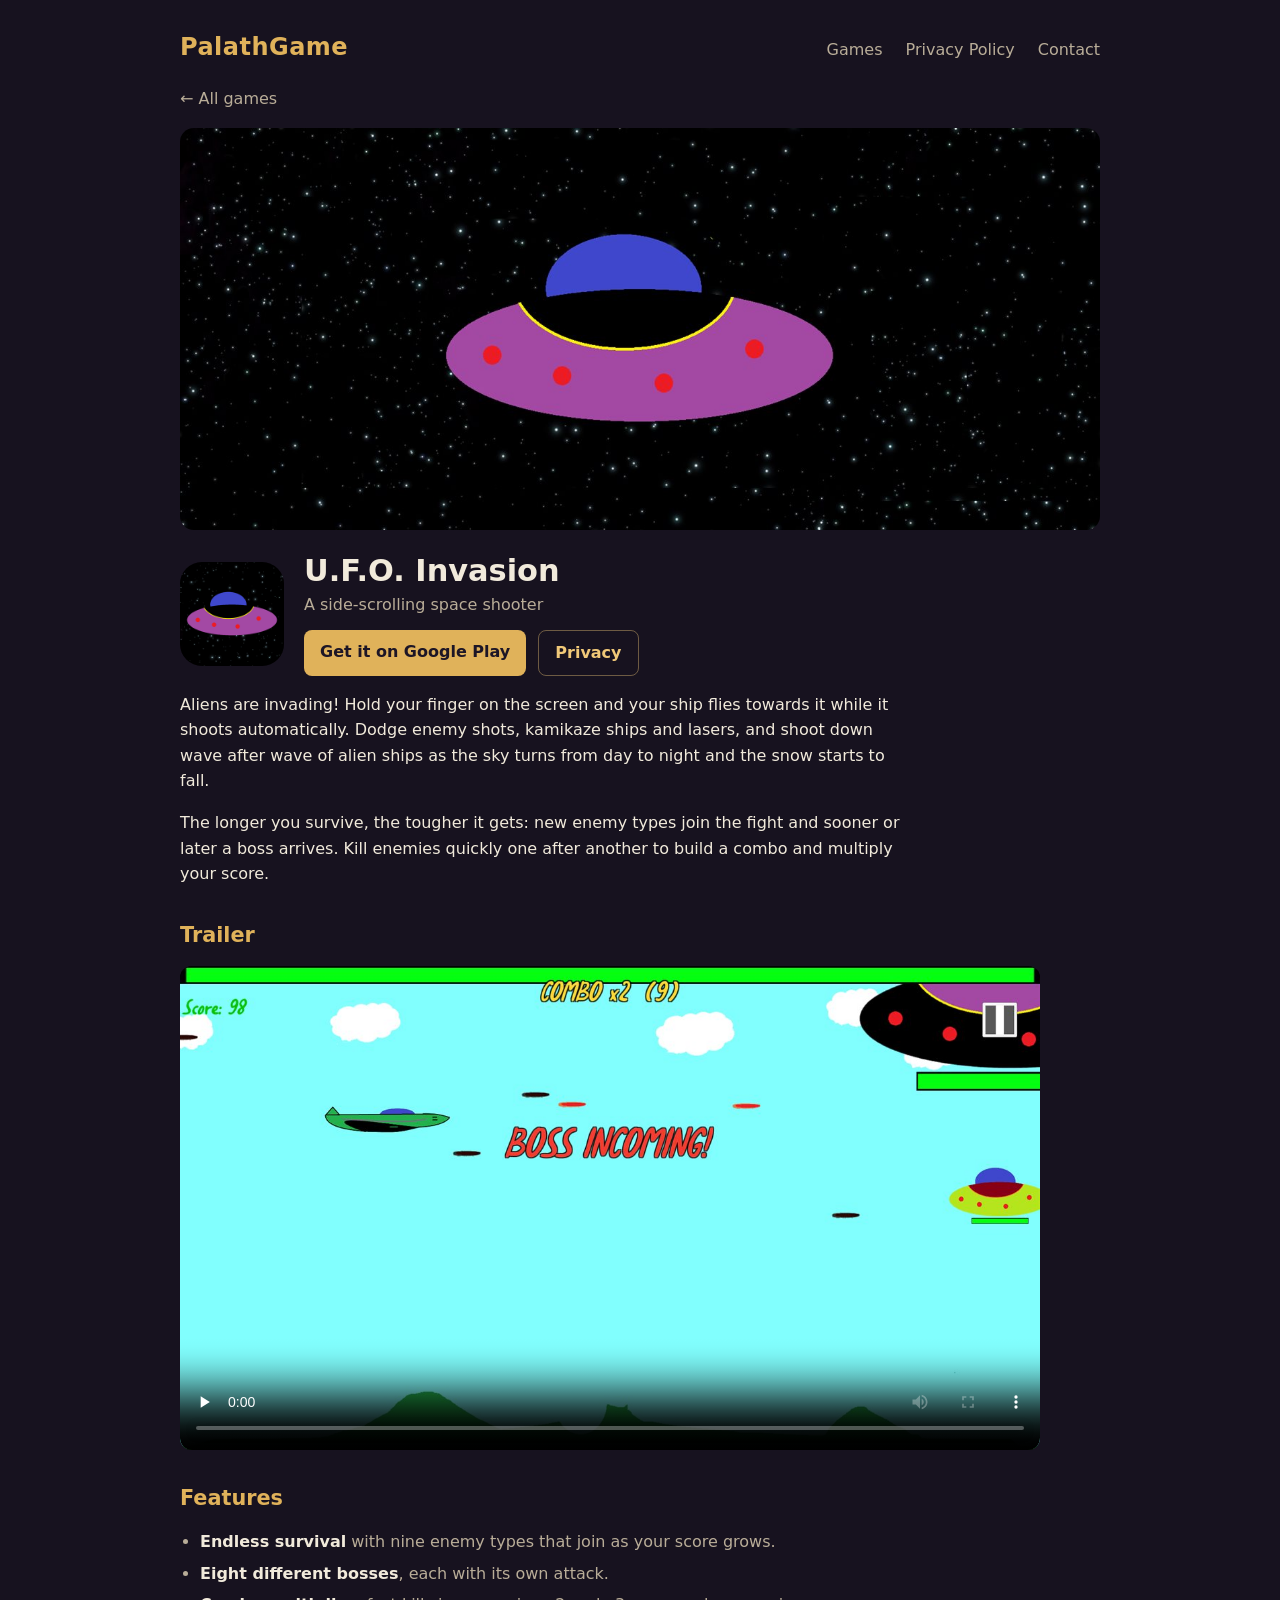
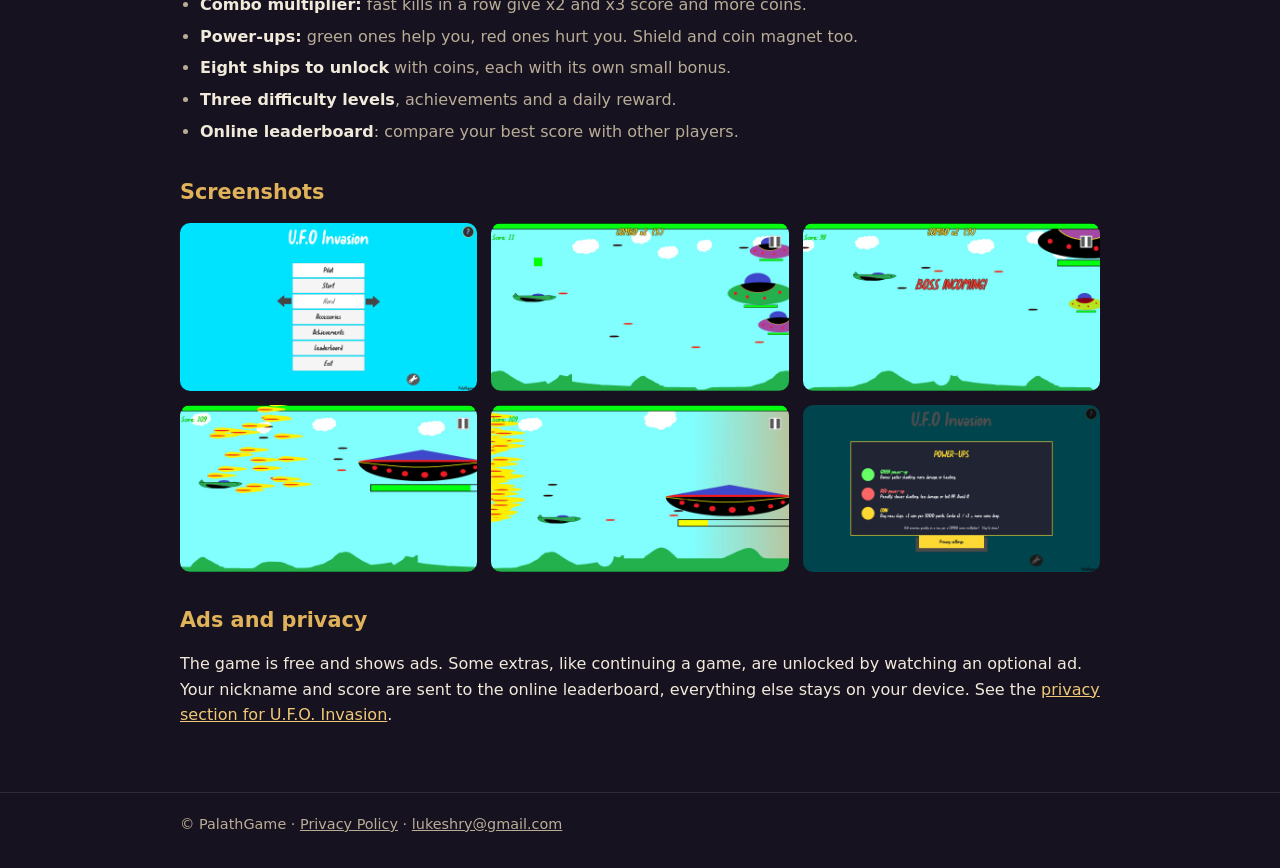
<file: games/ufo-invasion/index.html>
<!DOCTYPE html>
<html lang="en">
<head>
  <meta charset="utf-8">
  <meta name="viewport" content="width=device-width, initial-scale=1">
  <title>U.F.O. Invasion – PalathGame</title>
  <meta name="description" content="A side-scrolling space shooter: shoot down waves of alien ships, chain combos, defeat eight bosses and unlock new ships.">
  <link rel="icon" href="../../images/favicon.png">
  <link rel="stylesheet" href="../../style.css">
</head>
<body>
  <header class="site">
    <div class="wrap">
      <a class="brand" href="../../">PalathGame</a>
      <nav>
        <a href="../../">Games</a>
        <a href="../../privacy/">Privacy Policy</a>
        <a href="mailto:lukeshry@gmail.com">Contact</a>
      </nav>
    </div>
  </header>

  <main class="wrap game-page">
    <a class="back" href="../../">← All games</a>

    <div class="hero" style="background-image: url('../../images/ufo-invasion-bg.jpg')"></div>

    <div class="title-row">
      <img class="icon" src="../../images/ufo-invasion-icon.png" alt="U.F.O. Invasion icon">
      <div>
        <h1>U.F.O. Invasion</h1>
        <p class="tagline">A side-scrolling space shooter</p>
        <div class="links">
          <a class="button" href="https://play.google.com/store/apps/details?id=com.PalAthGame.unity.UFOInvasion">Get it on Google Play</a>
          <a class="button ghost" href="../../privacy/#ufo-invasion">Privacy</a>
        </div>
      </div>
    </div>

    <section class="about">
      <p>Aliens are invading! Hold your finger on the screen and your ship flies towards
        it while it shoots automatically. Dodge enemy shots, kamikaze ships and lasers,
        and shoot down wave after wave of alien ships as the sky turns from day to night
        and the snow starts to fall.</p>
      <p>The longer you survive, the tougher it gets: new enemy types join the fight and
        sooner or later a boss arrives. Kill enemies quickly one after another to build
        a combo and multiply your score.</p>
    </section>

    <section>
      <h2>Trailer</h2>
      <video class="trailer" controls preload="none" poster="../../images/ufo-invasion/trailer-poster.jpg">
        <source src="../../images/ufo-invasion/trailer.mp4" type="video/mp4">
      </video>
    </section>

    <section>
      <h2>Features</h2>
      <ul class="features">
        <li><strong>Endless survival</strong> with nine enemy types that join as your score grows.</li>
        <li><strong>Eight different bosses</strong>, each with its own attack.</li>
        <li><strong>Combo multiplier:</strong> fast kills in a row give x2 and x3 score and more coins.</li>
        <li><strong>Power-ups:</strong> green ones help you, red ones hurt you. Shield and coin magnet too.</li>
        <li><strong>Eight ships to unlock</strong> with coins, each with its own small bonus.</li>
        <li><strong>Three difficulty levels</strong>, achievements and a daily reward.</li>
        <li><strong>Online leaderboard</strong>: compare your best score with other players.</li>
      </ul>
    </section>

    <section>
      <h2>Screenshots</h2>
      <div class="gallery">
        <a href="../../images/ufo-invasion/1-menu.jpg"><img src="../../images/ufo-invasion/1-menu.jpg" alt="Main menu" loading="lazy"></a>
        <a href="../../images/ufo-invasion/2-combo.jpg"><img src="../../images/ufo-invasion/2-combo.jpg" alt="Shooting a wave of UFOs with a x2 combo" loading="lazy"></a>
        <a href="../../images/ufo-invasion/3-boss-warning.jpg"><img src="../../images/ufo-invasion/3-boss-warning.jpg" alt="Boss incoming warning" loading="lazy"></a>
        <a href="../../images/ufo-invasion/4-boss.jpg"><img src="../../images/ufo-invasion/4-boss.jpg" alt="A boss UFO firing a volley of shots" loading="lazy"></a>
        <a href="../../images/ufo-invasion/5-boss-fight.jpg"><img src="../../images/ufo-invasion/5-boss-fight.jpg" alt="Fighting a boss with its health bar running low" loading="lazy"></a>
        <a href="../../images/ufo-invasion/6-power-ups.jpg"><img src="../../images/ufo-invasion/6-power-ups.jpg" alt="Power-up help: speed, damage and coins" loading="lazy"></a>
      </div>
    </section>

    <section>
      <h2>Ads and privacy</h2>
      <p>The game is free and shows ads. Some extras, like continuing a game, are unlocked by
        watching an optional ad. Your nickname and score are sent to the online leaderboard,
        everything else stays on your device. See the
        <a href="../../privacy/#ufo-invasion">privacy section for U.F.O. Invasion</a>.</p>
    </section>
  </main>

  <footer class="site">
    <div class="wrap">
      © PalathGame · <a href="../../privacy/">Privacy Policy</a> · <a href="mailto:lukeshry@gmail.com">lukeshry@gmail.com</a>
    </div>
  </footer>
</body>
</html>
</file>
<file: style.css>
:root {
  --bg: #17121f;
  --panel: #241c30;
  --text: #f1eadb;
  --muted: #b9ad98;
  --accent: #e0b25a;
  --link: #f0c878;
}

* { box-sizing: border-box; }

body {
  margin: 0;
  font-family: system-ui, -apple-system, "Segoe UI", Roboto, sans-serif;
  background: var(--bg);
  color: var(--text);
  line-height: 1.6;
}

a { color: var(--link); }

.wrap { max-width: 960px; margin: 0 auto; padding: 0 20px; }

header.site {
  padding: 28px 0 12px;
}
header.site .wrap { display: flex; align-items: baseline; justify-content: space-between; gap: 16px; flex-wrap: wrap; }
header.site .brand { font-size: 1.5rem; font-weight: 700; color: var(--accent); text-decoration: none; letter-spacing: .02em; }
header.site nav a { margin-left: 18px; color: var(--muted); text-decoration: none; }
header.site nav a:hover { color: var(--text); }

.intro { padding: 24px 0 8px; color: var(--muted); max-width: 640px; }

h1, h2, h3 { line-height: 1.25; }

.games { display: grid; gap: 24px; padding: 16px 0 48px; }

.game {
  display: grid;
  grid-template-columns: 1fr;
  background: var(--panel);
  border-radius: 14px;
  overflow: hidden;
}
.game .cover { aspect-ratio: 16 / 7; background-size: cover; background-position: center; }
.game .body { display: flex; gap: 18px; padding: 20px; align-items: flex-start; }
.game .icon { width: 84px; height: 84px; flex: none; border-radius: 18px; background: #00000040; object-fit: contain; }
.game h2 { margin: 0 0 6px; font-size: 1.35rem; }
.game p { margin: 0 0 14px; color: var(--muted); }
.game .links { display: flex; gap: 12px; flex-wrap: wrap; }

.game h2 a { color: inherit; text-decoration: none; }
.game h2 a:hover { color: var(--accent); }
a.cover { display: block; }

.button {
  display: inline-block;
  padding: 9px 16px;
  border-radius: 8px;
  background: var(--accent);
  color: #1d1626;
  font-weight: 600;
  text-decoration: none;
}
.button.ghost { background: transparent; color: var(--link); border: 1px solid #f0c87866; }

.doc { max-width: 760px; padding: 16px 0 48px; }
.doc h1 { margin-top: 8px; }
.doc h2 { margin-top: 36px; color: var(--accent); font-size: 1.3rem; }
.doc h3 { margin-top: 24px; font-size: 1.05rem; }
.doc .updated { color: var(--muted); }

footer.site { border-top: 1px solid #ffffff1a; padding: 20px 0 32px; color: var(--muted); font-size: .9rem; }
footer.site a { color: var(--muted); }

/* Game description pages (games/<game>/) */
.game-page { padding-bottom: 48px; }
.game-page .back { display: inline-block; margin: 8px 0 16px; color: var(--muted); text-decoration: none; }
.game-page .back:hover { color: var(--text); }
.game-page .hero { aspect-ratio: 16 / 7; background-size: cover; background-position: center; border-radius: 14px; }
.game-page .title-row { display: flex; gap: 20px; align-items: center; margin: 22px 0 8px; }
.game-page .title-row .icon { width: 104px; height: 104px; flex: none; border-radius: 22px; background: #00000040; object-fit: contain; }
.game-page h1 { margin: 0; font-size: 1.9rem; }
.game-page .tagline { margin: 2px 0 12px; color: var(--muted); }
.game-page .links { display: flex; gap: 12px; flex-wrap: wrap; }
.game-page h2 { margin-top: 36px; color: var(--accent); font-size: 1.3rem; }
.game-page .about { max-width: 720px; }
.game-page .about p { color: var(--text); }
.features { padding-left: 20px; max-width: 760px; }
.features li { margin: 6px 0; color: var(--muted); }
.features strong { color: var(--text); }
.trailer { width: 100%; max-width: 860px; border-radius: 12px; background: #000; display: block; }
.gallery { display: grid; grid-template-columns: repeat(auto-fill, minmax(260px, 1fr)); gap: 14px; }
.gallery img { width: 100%; display: block; border-radius: 10px; aspect-ratio: 16 / 9; object-fit: cover; }
.gallery a:hover img { outline: 2px solid var(--accent); }

@media (max-width: 560px) {
  .game-page .title-row { flex-direction: column; align-items: flex-start; }
}
</file>
